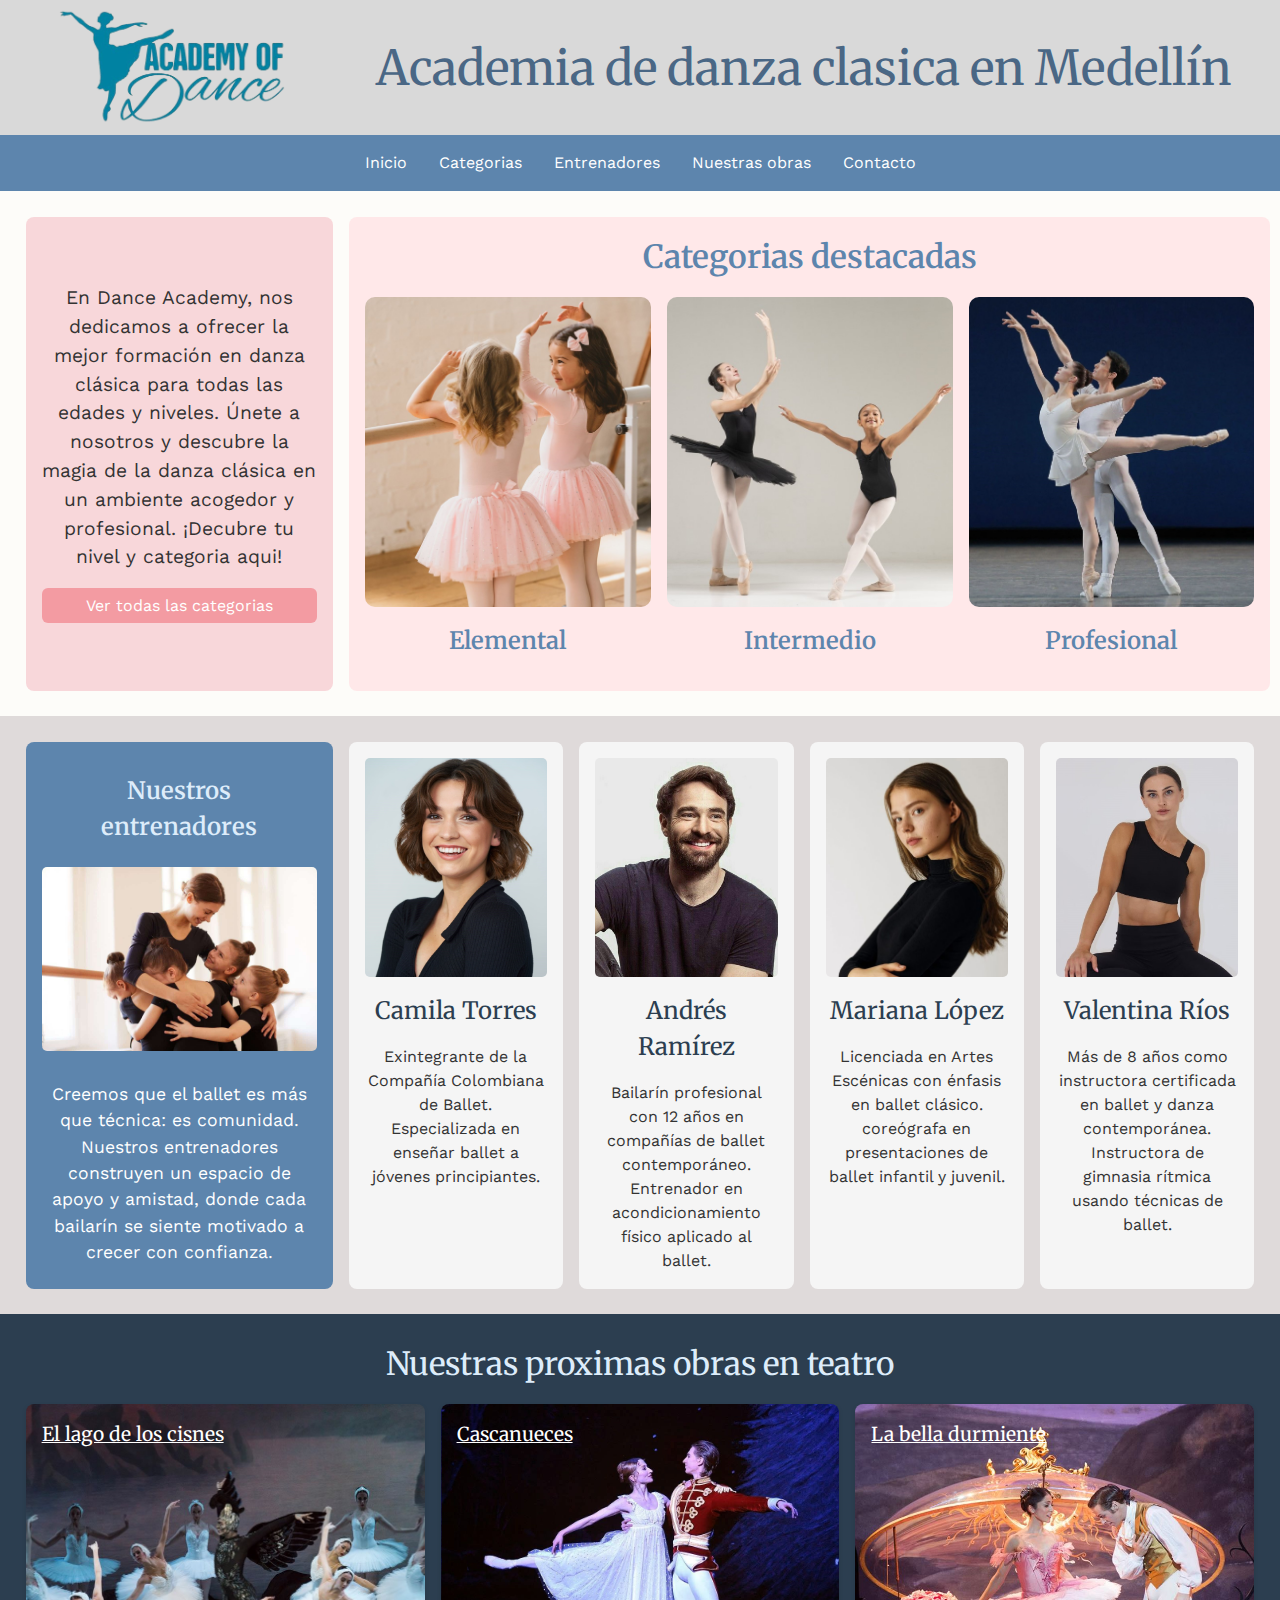
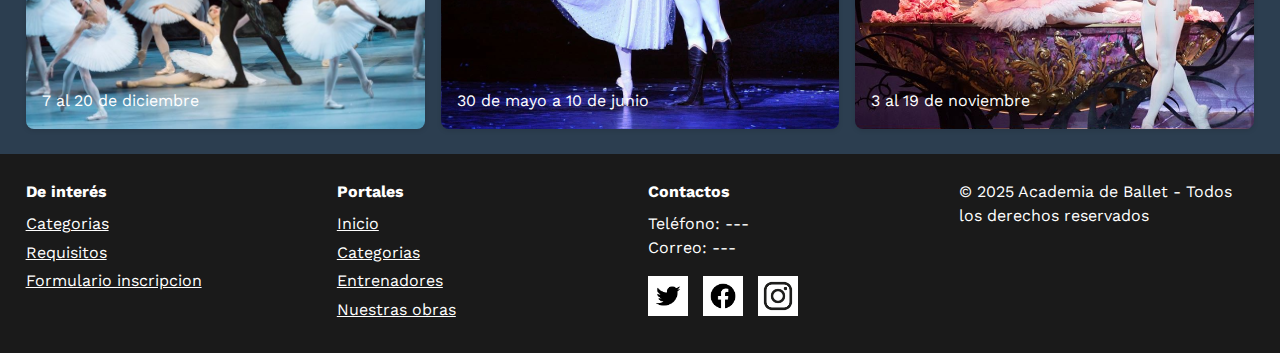
<file: index.html>
<!DOCTYPE html>
<html lang="es">
<head>
  <meta charset="UTF-8">
  <meta name="viewport" content="width=device-width, initial-scale=1.0">
  <title>Academy of Dance</title>
  <link rel="stylesheet" href="estilo.css">
</head>
<body>

  <!-- Header -->
  <header class="header">
    <div class="logo">
        <img src="img/logo-removebg-preview.png" alt="Logo Academia">
    </div>
    <div class="titulo">Academia de danza clasica en Medellín</div>
  </header>

  <!-- Menú -->
  <nav class="menu">
    <ul>
      <li><a href="#">Inicio</a></li>
      <li><a href="categorias/categorias.html">Categorias</a></li>
      <li><a href="#entrenadores">Entrenadores</a></li>
      <li><a href="#obras">Nuestras obras</a></li>
      <li><a href="#footer">Contacto</a></li>
    </ul>
  </nav>

  <!-- Sección principal con banner y cursos destacados -->
  <section class="categorias" >
    <div class="info">
      <h3>En Dance Academy, nos dedicamos a ofrecer la mejor formación en danza clásica para todas las edades y niveles. Únete a nosotros y descubre la magia de la danza clásica en un ambiente acogedor y profesional. ¡Decubre tu nivel y categoria aqui!</h3>
      <button onclick="location.href='categorias/categorias.html'">Ver todas las categorias</button>
    </div>
    <div class="clases-destacadas">
      <h3>Categorias destacadas</h3>
      <div class="imagenes">
        <div class="imagen">
        <img src="img/kids.jpg" alt="Flutter">
        <h3>Elemental</h3>
        </div>
        <div class="imagen">
        <img src="img/ballet_for_all-1.jpg" alt="Android Studio">
        <h3>Intermedio</h3>
        </div>
        <div class="imagen">
        <img src="img/profesional1.jpg" alt="Ionic">
        <h3>Profesional</h3>
        </div>
      </div>
    </div>
  </section>

  <!-- Profesores-->
  <section class="nuestros_profesores" id="entrenadores">
    <div class="profesores">
        <h3>Nuestros entrenadores</h3>
        <img src="img/profesores.jpg" alt="">
        <p>Creemos que el ballet es más que técnica: es comunidad. Nuestros entrenadores construyen un espacio de apoyo y amistad, donde cada bailarín se siente motivado a crecer con confianza.</p>
    </div>
    <div class="profe">
        <img src="img/Profe1.jpg" alt="">
        <h3>Camila Torres </h3>
        <p>Exintegrante de la Compañía Colombiana de Ballet.
          Especializada en enseñar ballet a jóvenes principiantes.</p>
    </div>
    <div class="profe">
        <img src="img/Profe2.jpg" alt="">
        <h3>Andrés Ramírez</h3>
        <p>Bailarín profesional con 12 años en compañías de ballet contemporáneo. 
          Entrenador en acondicionamiento físico aplicado al ballet.</p>
    </div>
    <div class="profe">
        <img src="img/Profe3.jpg" alt="">
        <h3>Mariana López</h3>
        <p>Licenciada en Artes Escénicas con énfasis en ballet clásico.
          coreógrafa en presentaciones de ballet infantil y juvenil.</p>
    </div>
    <div class="profe">
        <img src="img/profe4.jpg" alt="">
        <h3>Valentina Ríos</h3>
        <p>Más de 8 años como instructora certificada en ballet y danza contemporánea.
            Instructora de gimnasia rítmica usando técnicas de ballet.</p>
    </div>
  </section>

  <!-- Videos o cursos -->
  <section class="videos" id="obras">
    <h3>Nuestras proximas obras en teatro</h3>
    <div class="grid-cursos">
      <article class="card" id="card1">
        <a href="https://www.youtube.com/watch?v=qFtHAJunqz8&list=RDqFtHAJunqz8&start_radio=1">El lago de los cisnes</a>
        <p>7 al 20 de diciembre</p>
      </article>
      <article class="card" id="card2">
        <a href="https://www.youtube.com/watch?v=ya4DasxL47g">Cascanueces</a>
        <p>30 de mayo a 10 de junio</p>
      </article>
      <article class="card" id="card3">
        <a href="https://www.youtube.com/watch?v=362QvtWOjPo">La bella durmiente</a>
        <p>3 al 19 de noviembre</p>
      </article>
    </div>
  </section>

  <!-- Footer -->
  <footer class="footer" id="footer">
    <div class="interes">
      <h4>De interés</h4>
      <ul>
        <li><a href="categorias/categorias.html">Categorias</a></li>
        <li><a href="#">Requisitos</a></li>
        <li><a href="#">Formulario inscripcion</a></li>
      </ul>
    </div>
    <div class="portales">
      <h4>Portales</h4>
      <ul>
        <li><a href="#">Inicio</a></li>
        <li><a href="#">Categorias</a></li>
        <li><a href="#">Entrenadores</a></li>
        <li><a href="#">Nuestras obras</a></li>
      </ul>
    </div>
    <div class="contactos">
      <h4>Contactos</h4>
      <p>Teléfono: ---</p>
      <p>Correo: ---</p>

      <div class="redes">
        <a href="https://x.com"><img src="img/x.jpg" alt="Redes sociales"></a>
        <a href="https://facebook.com"><img src="img/face.jpg" alt="Redes sociales"></a>
        <a href="https://instagram.com"><img src="img/insta.jpg" alt="Redes sociales"></a>
      </div>
    </div>
    <p>&copy; 2025 Academia de Ballet - Todos los derechos reservados</p>
  </footer>

</body>
</html>
</file>
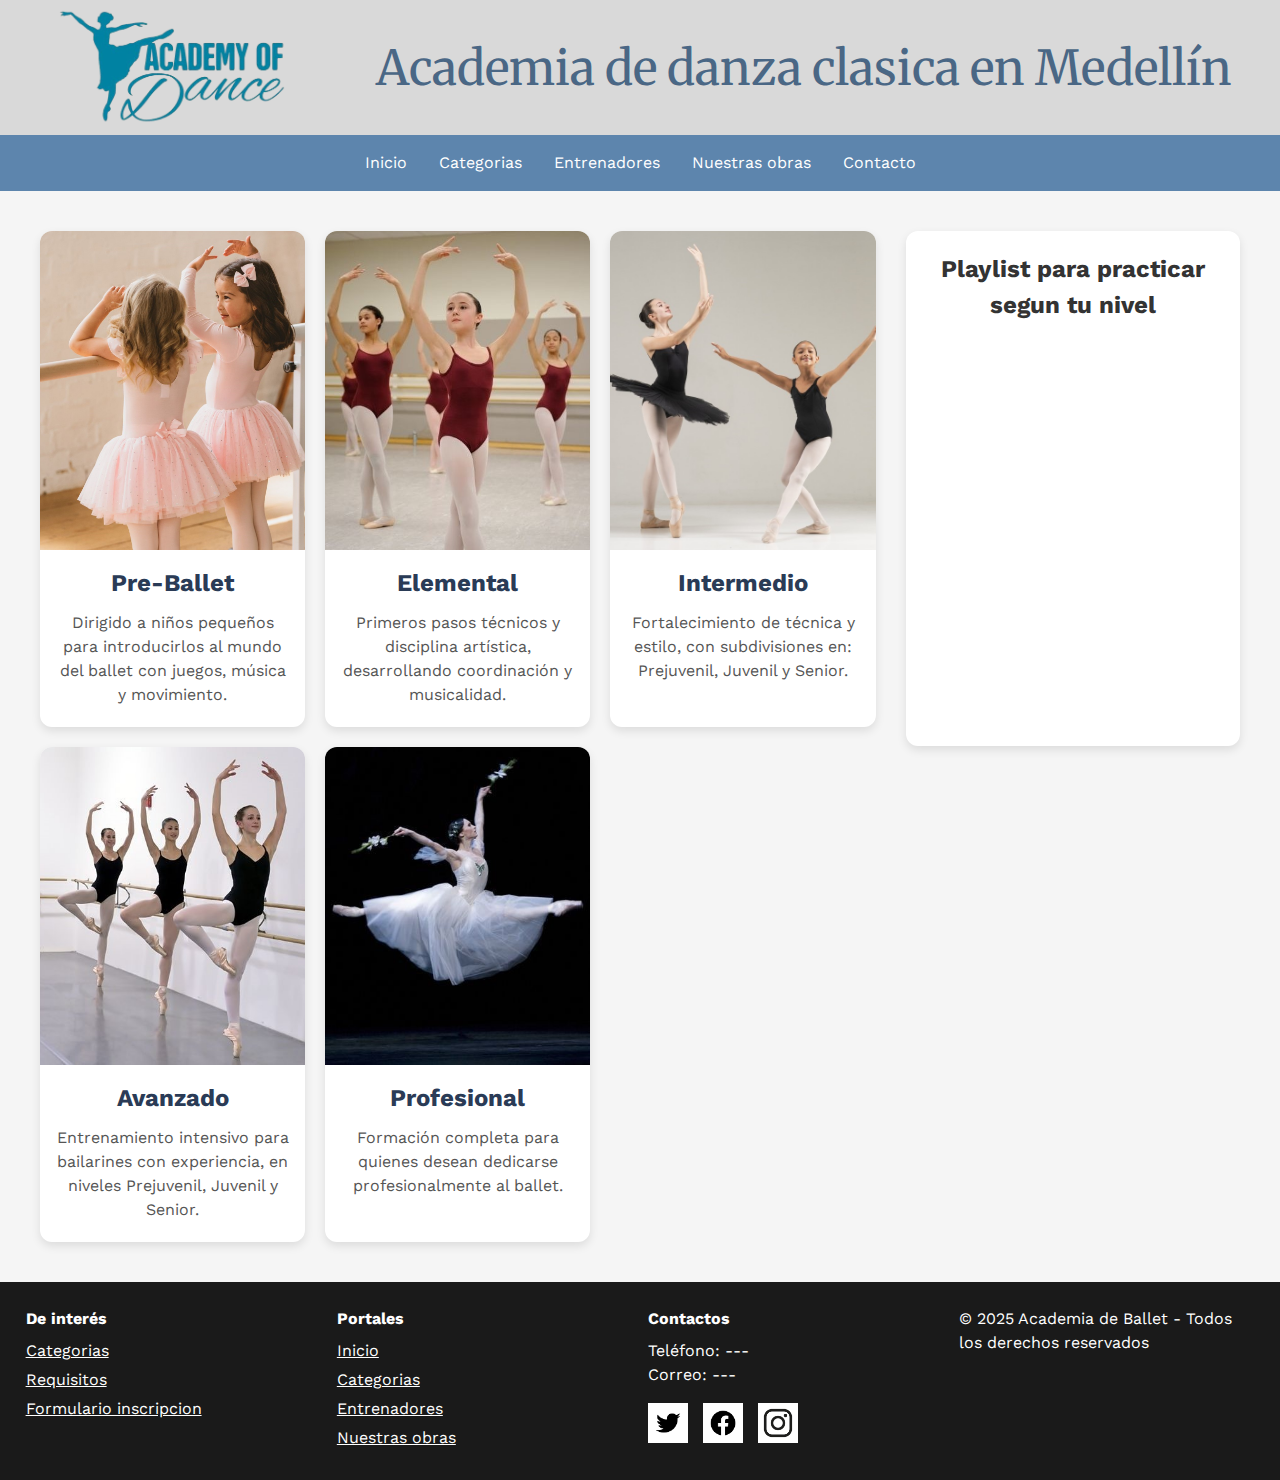
<file: categorias/categorias.html>
<!DOCTYPE html>
<html lang="es">
<head>
  <meta charset="UTF-8">
  <meta name="viewport" content="width=device-width, initial-scale=1.0">
  <title>Categorías - Academia de Ballet</title>
  <link rel="stylesheet" href="estilos.css">
</head>
<body>

 <header class="header">
    <div class="logo">
        <img src="../img/logo-removebg-preview.png" alt="Logo Academia">
    </div>
    <div class="titulo">Academia de danza clasica en Medellín</div>
  </header>

  <!-- Menú -->
  <nav class="menu">
    <ul>
      <li><a href="../index.html">Inicio</a></li>
      <li><a href="#">Categorias</a></li>
      <li><a href="../index.html">Entrenadores</a></li>
      <li><a href="../index.html">Nuestras obras</a></li>
      <li><a href="#footer">Contacto</a></li>
    </ul>
  </nav>

  <!-- CONTENIDO PRINCIPAL -->
  <main class="contenido">

    <!-- CARDS -->
    <section class="categorias">
      <!-- Pre-Ballet -->
      <div class="card">
        <img src="../img/kids.jpg" alt="Pre-Ballet">
        <h2>Pre-Ballet</h2>
        <p>Dirigido a niños pequeños para introducirlos al mundo del ballet con juegos, música y movimiento.</p>
      </div>

      <!-- Elemental -->
      <div class="card">
        <img src="../img/elemental.jpg" alt="Elemental">
        <h2>Elemental</h2>
        <p>Primeros pasos técnicos y disciplina artística, desarrollando coordinación y musicalidad.</p>
      </div>

      <!-- Intermedio -->
      <div class="card">
        <img src="../img/ballet_for_all-1.jpg" alt="Intermedio">
        <h2>Intermedio</h2>
        <p>Fortalecimiento de técnica y estilo, con subdivisiones en: Prejuvenil, Juvenil y Senior.</p>
      </div>

      <!-- Avanzado -->
      <div class="card">
        <img src="../img/avanzado.jpg" alt="Avanzado">
        <h2>Avanzado</h2>
        <p>Entrenamiento intensivo para bailarines con experiencia, en niveles Prejuvenil, Juvenil y Senior.</p>
      </div>

      <!-- Profesional -->
      <div class="card">
        <img src="../img/profesional3.jpg" alt="Profesional">
        <h2>Profesional</h2>
        <p>Formación completa para quienes desean dedicarse profesionalmente al ballet.</p>
      </div>
    </section>

    <!-- Playlist -->
    <aside class="playlist">
      <h2>Playlist para practicar segun tu nivel </h2>
      <iframe style="border-radius:12px" 
      src="https://open.spotify.com/embed/playlist/5A0hGqIjwwA70w9kIGlyhW?utm_source=generator" 
      width="100%" height="380px" frameBorder="0" 
      allow="autoplay; clipboard-write; encrypted-media; fullscreen; picture-in-picture">
      </iframe>
    </aside>

  </main>

  <!-- Footer -->
  <footer class="footer" id="footer">
    <div class="interes">
      <h4>De interés</h4>
      <ul>
        <li><a href="categorias/categorias.html">Categorias</a></li>
        <li><a href="#">Requisitos</a></li>
        <li><a href="#">Formulario inscripcion</a></li>
      </ul>
    </div>
    <div class="portales">
      <h4>Portales</h4>
      <ul>
        <li><a href="#">Inicio</a></li>
        <li><a href="#">Categorias</a></li>
        <li><a href="#">Entrenadores</a></li>
        <li><a href="#">Nuestras obras</a></li>
      </ul>
    </div>
    <div class="contactos">
      <h4>Contactos</h4>
      <p>Teléfono: ---</p>
      <p>Correo: ---</p>

      <div class="redes">
        <a href="https://x.com"><img src="../img/x.jpg" alt="Redes sociales"></a>
        <a href="https://facebook.com"><img src="../img/face.jpg" alt="Redes sociales"></a>
        <a href="https://instagram.com"><img src="../img/insta.jpg" alt="Redes sociales"></a>
      </div>
    </div>
    <p>&copy; 2025 Academia de Ballet - Todos los derechos reservados</p>
  </footer>

</body>
</html>
</file>
<file: estilo.css>
/* ==================== FUENTES ==================== */

@import url('https://fonts.googleapis.com/css2?family=Merriweather:ital,opsz,wght@0,18..144,300..900;1,18..144,300..900&family=Work+Sans:ital,wght@0,100..900;1,100..900&display=swap');


/* Reset básico */
* {
  margin: 0;
  padding: 0;
  box-sizing: border-box;
}

/* Evita que las imágenes deformen contenedores */
img {
  max-width: 100%;
  height: auto;
  display: block;
}

body {
  font-family: 'Work Sans', sans-serif;
  line-height: 1.5;
  background: #f5f5f5;
  color: #333;
}

/* ==================== HEADER ==================== */
.header {
  display: grid; /* Uso grid porque necesito columnas proporcionales */
  grid-template-columns: 25% minmax(0, 1fr); /* Logo fijo + título fluido */
  align-items: center;
  background: #d9d9d9;
  padding: 0.5em 1em;
  gap: 1rem;
}

.logo {
  justify-self: start;
}
.logo img {
  max-width: 78%;
  margin: 0 auto;
}

/* Título responsivo */
.titulo {
  font-family: "Merriweather", serif;
  text-align: center;
  font-weight: 400;
  font-size: 3em;
  color: #4a6785;
  min-width: 0; /* Evita romper el grid */
}

/* ==================== MENÚ ==================== */
.menu {
  justify-content: center;
  display: flex;
  flex-wrap: wrap;
  background-color: #5d85ad;
}

.menu ul {
  list-style-type: none;
  display: flex; /* Uso flex para menú horizontal adaptable */
  flex-wrap: wrap; 
}

.menu a {
  color: white;
  text-decoration: none;
  text-align: center;
  display: block;
  padding: 1em;
}

.menu a:hover {
  background: #455a64;
}

/* ==================== CATEGORÍAS ==================== */
.categorias {
  display: grid; /* Dos columnas (texto + tarjetas) */
  grid-template-columns: 25% 75%;
  padding: 2%;
  background: #fdfcf9;
  gap: 1rem;
  align-items: stretch;
}

.categorias .info {
  padding: 1em;
  border-radius: 8px;
  text-align: center;
  background: #f8d7da;
  display: flex;            /* flex para controlar su contenido */
  flex-direction: column;   /* apila texto + botón */
  justify-content: center;
}

.categorias .info h3 {
  font-family: "Work Sans", sans-serif; 
  font-weight: 400;
  font-size: 1.2em;
}

.info button {
  margin-top: 1em;
  padding: 0.5em 1em;
  background: #f39ba2;
  border: none;
  border-radius: 6px;
  color: #fff;
  cursor: pointer;
  font-family: "Work Sans", sans-serif; 
  font-size: 1rem;
}

.clases-destacadas {
  background: #ffe8e9;
  padding: 1em;
  border-radius: 8px;
  text-align: center;
}

.clases-destacadas h3 {
  font-family: "Merriweather", serif;
  font-weight: 600;
  font-size: 2rem;
  color: #5d85ad;
  margin-bottom: 1rem;
}

/* Grid de imágenes responsive */
.imagenes {
  display: grid; /* Uso grid porque necesito columnas adaptables */
  grid-template-columns: repeat(auto-fit, minmax(250px, 1fr));
  gap: 1rem;
}

.imagen {
  text-align: center;
}

.imagen img {
  width: 100%;
  aspect-ratio: 12/13; /* Todas mismas proporciones */
  object-fit: cover;
  border-radius: 10px;
}

.imagen h3 {
  font-family: "Merriweather", serif;
  margin-top: 1rem;
  font-size: 1.5rem;
  font-weight: 600;
  color: #5d85ad;
}

/* ==================== PROFESORES ==================== */
.nuestros_profesores {
  display: grid; 
  grid-template-columns: 25% repeat(auto-fit, minmax(150px, 1fr));
  gap: 1rem;
  padding: 2%;
  background-color: #dfdada;
}

.nuestros_profesores .profesores{
  background-color: #5d85ad;
  display: grid;
  place-items: center; /* centra en ambos ejes */
  height: 100%;
}

.profesores h3 {
  font-family: "Merriweather", serif;
  font-size: 1.5rem;
  font-weight: 600;
  color: #ddecfa;
  margin: 0.5rem;
}

.profesores img {
  border-radius: 5px;
  margin-bottom: 1rem;
}

.profesores p {
  font-family: "Work Sans", sans-serif; 
  font-size: 1.1rem;
  color: #ffffff;
}

.profesores, .profe {
  background: #f5f5f5;
  padding: 1em;
  text-align: center;
  border-radius: 8px;
}

.profe img{
  width: 100%;
  aspect-ratio: 10/12; /* Todas mismas proporciones */
  object-fit: cover;
  border-radius: 5px;
}

.profe h3 {
  font-family: "Merriweather", serif;
  font-size: 1.5rem;
  font-weight: 400;
  color: #2c3e50;
  margin: 1rem 0;
}

.profe p {
  font-family: "Work Sans", sans-serif; 
  font-size: 1rem;
}

/* ==================== CURSOS ==================== */
.videos {
  padding: 2%;
  background: #2c3e50;
}

.videos h3 {
  font-family: "Merriweather", serif;
  font-size: 2rem;
  font-weight: 400;
  color: #ddecfa;
  justify-self: center;
}

.grid-cursos {
  display: grid; /* Tarjetas adaptables */
  grid-template-columns: repeat(auto-fit, minmax(220px, 1fr));
  gap: 1rem;
  margin-top: 1em;
}

.card {
  padding: 1em;
  border-radius: 8px;
  box-shadow: 0 2px 5px rgba(0,0,0,0.1);
  display: flex;
  flex-direction: column;
  gap: 15rem;

}

.card a {
  font-family: "Merriweather", serif;
  font-size: 1.2rem;
  color: #ffffff;
}

.card p{
  color: #ffffff;
}

#card1{
  background-image: url("img/lagocisnes.jpg");
  background-size: cover;
  background-position: center;
}

#card2{
  background-image: url("img/nutcracker.jpg");
  background-size: cover;
  background-position: center;
}

#card3{
  background-image: url("img/belladurmiente.jpg");
  background-size: cover;
  background-position: center;
}

/* ==================== FOOTER ==================== */
.footer {
  display: grid; /* Columnas adaptables */
  grid-template-columns: repeat(auto-fit, minmax(200px, 1fr));
  background: #1a1a1a;
  color: white;
  padding: 2%;
  gap: 1rem;
}

.footer h4 { margin-bottom: 0.5em; }
.footer ul { list-style: none; }
.footer li { margin-bottom: 0.3em; color: #ffffff;}

.footer li a {color: #ffffff;}

.redes {
  margin-top: 1rem;
}

.redes a {
  margin: 0 10px 0 0;
  display: inline-block;
}

.redes img {
  width: 40px; /* ajusta tamaño del ícono */
  height: auto;
  transition: transform 0.3s, opacity 0.3s;
}

.redes img:hover {
  transform: scale(1.1);
  opacity: 0.8;
}


/* ==================== MEDIA QUERIES ==================== */
/* TABLET Y MÓVILES */
@media (max-width: 900px) {
  /* Header en 1 columna */
  .header {
    grid-template-columns: 1fr;
  }

.menu ul {
  flex-direction: column;
}

  .menu a {
    text-align: center;
    display: block;
    width: 100%;      /* ocupa todo el ancho */
    padding: 1em;
  }

  .titulo {
    display: none; /* opcional: ocultar título en pantallas pequeñas */
  }

  .logo {
    justify-self: center;
  }

  .logo img {
    max-width: 180px;
    
  }

  /* Categorías en una sola columna */
  .categorias {
    grid-template-columns: 1fr;
  }
  .categorias .info { order: 1; }
  .clases-destacadas { order: 2; }

  /* Ajustar fuentes */
  .categorias h3,
  .clases-destacadas h3,
  .imagen h3,
  .profe h3 {
    font-size: clamp(1rem, 4vw, 1.5rem);
  }

  .nuestros_profesores {
    grid-template-columns: 1fr; 
  }
}


/* MÓVILES PEQUEÑOS (<480px) */
@media (max-width: 480px) {
  .menu a {
    flex: 1 1 100%; /* Links ocupan ancho completo */
  }
}
</file>
<file: categorias/estilos.css>
@import url('https://fonts.googleapis.com/css2?family=Merriweather:ital,wght@0,400;1,400&family=Work+Sans:wght@400;600&display=swap');

/* Reset básico */
* {
  margin: 0;
  padding: 0;
  box-sizing: border-box;
}

img {
  max-width: 100%;
  height: auto;
  display: block;
}

body {
  font-family: 'Work Sans', sans-serif;
  line-height: 1.5;
  background: #f5f5f5;
  color: #333;
}

/* ==================== HEADER ==================== */
.header {
  display: grid;
  grid-template-columns: 25% minmax(0, 1fr);
  align-items: center;
  background: #d9d9d9;
  padding: 0.5em 1em;
  gap: 1rem;
}

.logo img {
  max-width: 78%;
  margin: 0 auto;
}

.titulo {
  font-family: "Merriweather", serif;
  text-align: center;
  font-weight: 400;
  font-size: 3em;
  color: #4a6785;
  min-width: 0;
}

/* ==================== MENÚ ==================== */
.menu {
  display: flex;
  justify-content: center;
  flex-wrap: wrap;
  background-color: #5d85ad;
}

.menu ul {
  list-style-type: none;
  display: flex;
  flex-wrap: wrap;
}

.menu a {
  color: white;
  text-decoration: none;
  text-align: center;
  display: block;
  padding: 1em;
}

.menu a:hover {
  background: #455a64;
}

/* ==================== CONTENIDO PRINCIPAL ==================== */
.contenido {
  display: grid;
  grid-template-columns: 2.5fr 1fr; /* categorías más grandes */
  gap: 30px;
  padding: 40px;
  align-items: start;
}

.categorias {
  display: grid;
  grid-template-columns: repeat(auto-fit, minmax(230px, 1fr));
  gap: 20px;
}

.card {
  background: #fff;
  border-radius: 12px;
  box-shadow: 0 4px 10px rgba(0,0,0,0.1);
  overflow: hidden;
  text-align: center;
  transition: transform 0.3s;
}

.card img {
  aspect-ratio: 10/12;
  object-fit: cover;
}

.card h2 {
  font-size: 1.5rem;
  margin: 15px 0 10px;
  color: #2a3b56;
}

.card p {
  font-size: 1rem;
  color: #555;
  padding: 0 15px 20px;
}

.card:hover {
  transform: translateY(-5px);
}

aside h2 {
  text-align: center;
  margin-bottom: 1rem;
}

.playlist {
  background: #fff;
  border-radius: 12px;
  padding: 20px;
  box-shadow: 0 4px 10px rgba(0,0,0,0.1);
}

/* ==================== FOOTER ==================== */
.footer {
  display: grid;
  grid-template-columns: repeat(auto-fit, minmax(200px, 1fr));
  background: #1a1a1a;
  color: white;
  padding: 2%;
  gap: 1rem;
}

.footer h4 { margin-bottom: 0.5em; }
.footer ul { list-style: none; }
.footer li { margin-bottom: 0.3em; }
.footer li a { color: #ffffff; }

.redes {
  margin-top: 1rem;
}

.redes a {
  margin: 0 10px 0 0;
  display: inline-block;
}

.redes img {
  width: 40px;
  transition: transform 0.3s, opacity 0.3s;
}

.redes img:hover {
  transform: scale(1.1);
  opacity: 0.8;
}

/* ==================== RESPONSIVE ==================== */
@media (max-width: 900px) {
  .header {
    grid-template-columns: 1fr;
  }

  .menu ul {
    flex-direction: column;
  }

  .menu a {
    width: 100%;
  }

  .titulo {
    display: none;
  }

  .logo {
    justify-self: center;
  }

  .logo img {
    max-width: 180px;
  }

  .contenido {
    grid-template-columns: 1fr; /* categorías y playlist apilados */
  }
}
</file>
